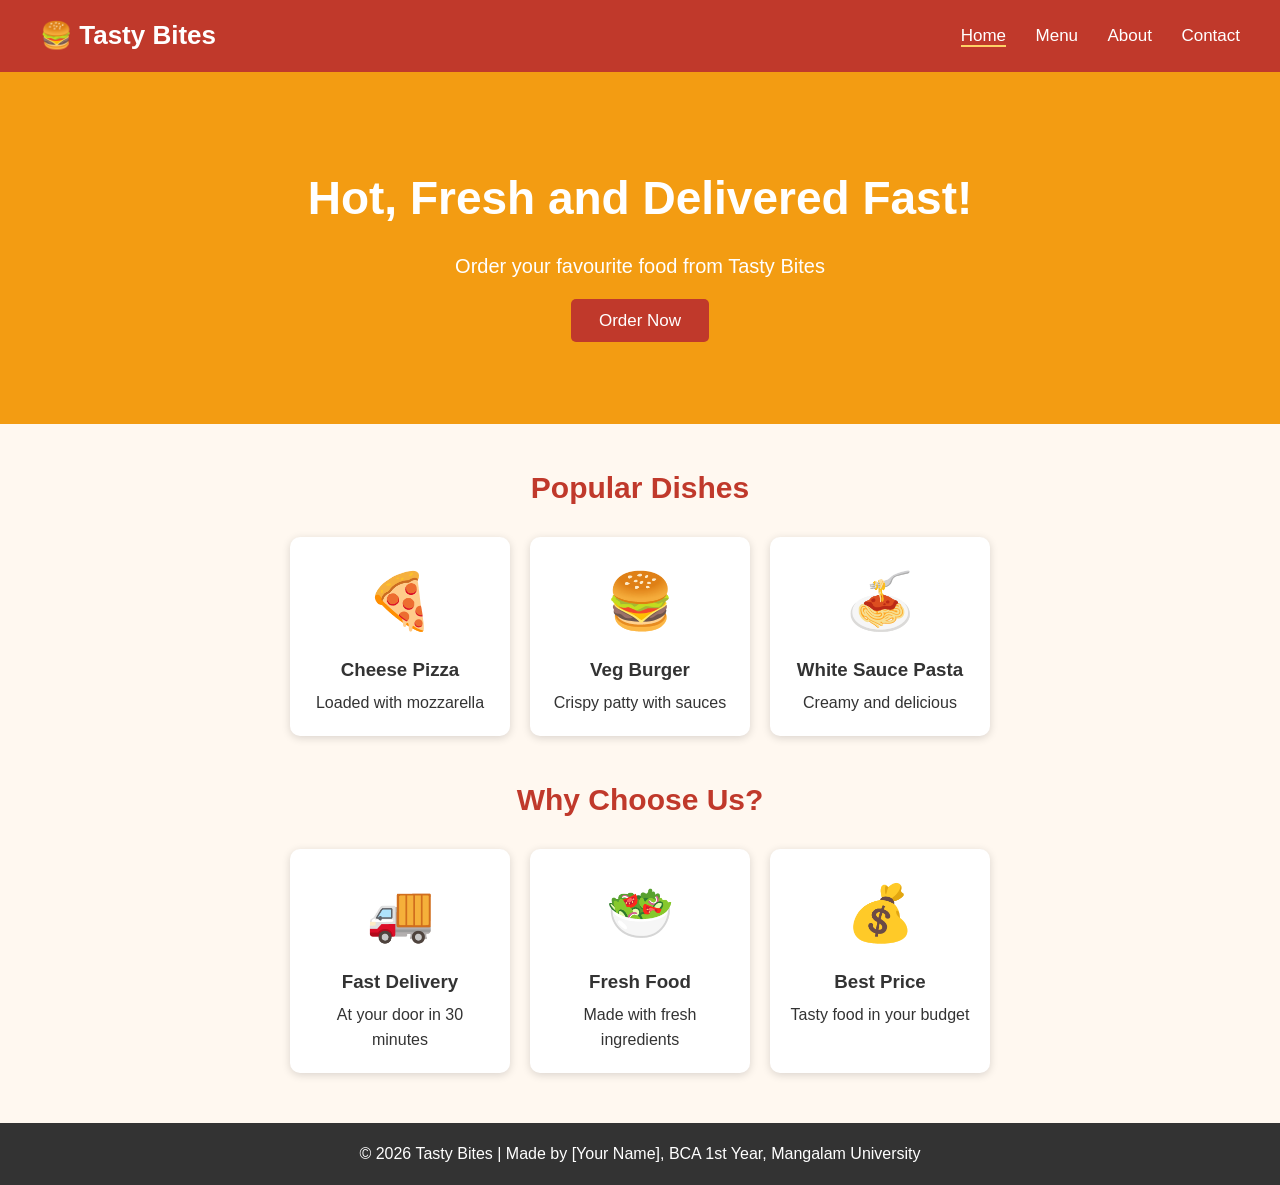
<file: index.html>
<!DOCTYPE html>
<html lang="en">
<head>
  <meta charset="UTF-8">
  <meta name="viewport" content="width=device-width, initial-scale=1.0">
  <title>Tasty Bites - Home</title>
  <link rel="stylesheet" href="style.css">
</head>
<body>

  <header>
    <div class="logo">🍔 Tasty Bites</div>
    <nav>
      <a href="index.html" class="active">Home</a>
      <a href="menu.html">Menu</a>
      <a href="about.html">About</a>
      <a href="contact.html">Contact</a>
    </nav>
  </header>

  <div class="hero">
    <h1>Hot, Fresh and Delivered Fast!</h1>
    <p>Order your favourite food from Tasty Bites</p>
    <a href="menu.html" class="btn">Order Now</a>
  </div>

  <div class="section">
    <h2>Popular Dishes</h2>
    <div class="cards">
      <div class="card">
        <div class="emoji">🍕</div>
        <h3>Cheese Pizza</h3>
        <p>Loaded with mozzarella</p>
      </div>
      <div class="card">
        <div class="emoji">🍔</div>
        <h3>Veg Burger</h3>
        <p>Crispy patty with sauces</p>
      </div>
      <div class="card">
        <div class="emoji">🍝</div>
        <h3>White Sauce Pasta</h3>
        <p>Creamy and delicious</p>
      </div>
    </div>
  </div>

  <div class="section">
    <h2>Why Choose Us?</h2>
    <div class="cards">
      <div class="card">
        <div class="emoji">🚚</div>
        <h3>Fast Delivery</h3>
        <p>At your door in 30 minutes</p>
      </div>
      <div class="card">
        <div class="emoji">🥗</div>
        <h3>Fresh Food</h3>
        <p>Made with fresh ingredients</p>
      </div>
      <div class="card">
        <div class="emoji">💰</div>
        <h3>Best Price</h3>
        <p>Tasty food in your budget</p>
      </div>
    </div>
  </div>

  <footer>
    <p>&copy; 2026 Tasty Bites | Made by [Your Name], BCA 1st Year, Mangalam University</p>
  </footer>

</body>
</html>
</file>
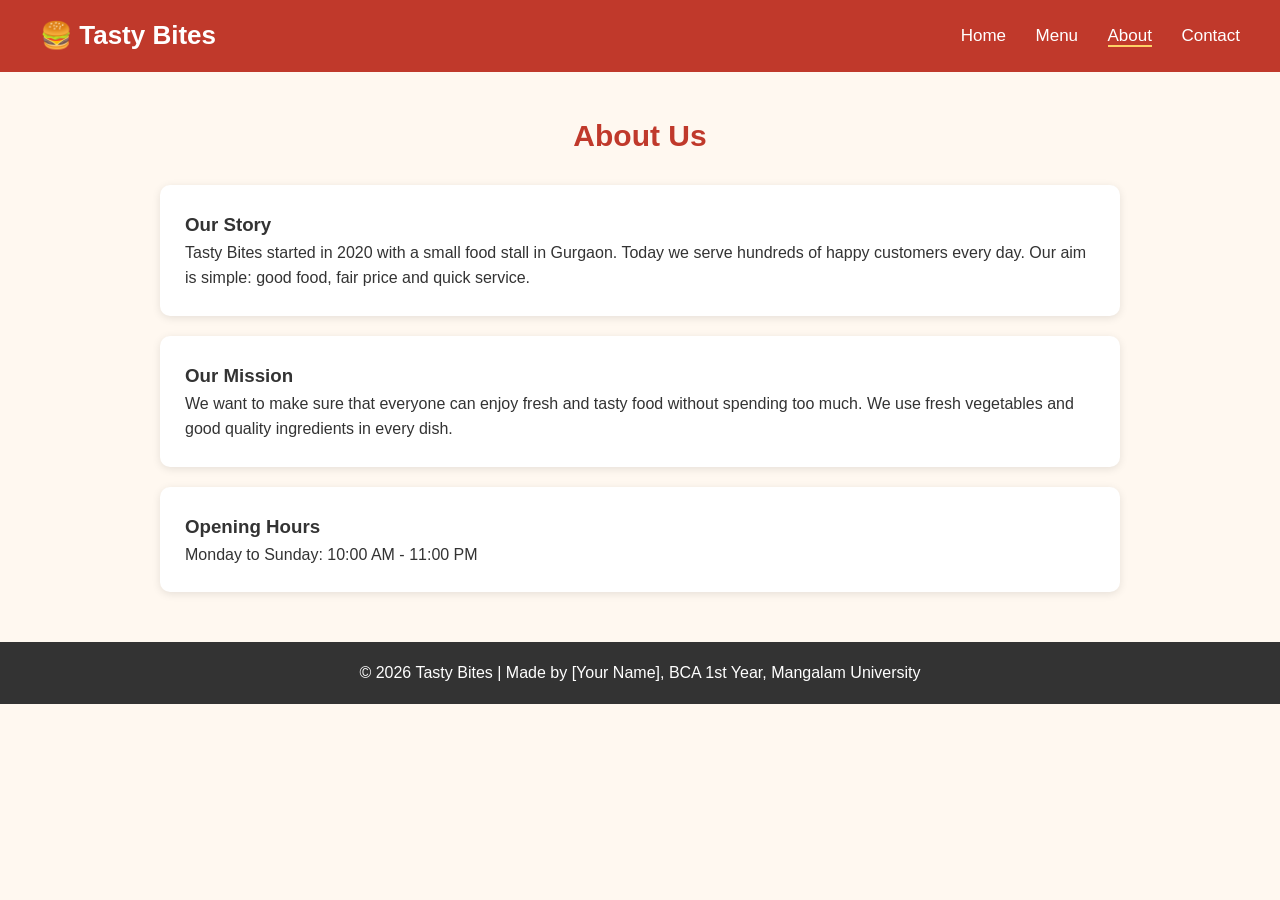
<file: about.html>
<!DOCTYPE html>
<html lang="en">
<head>
  <meta charset="UTF-8">
  <meta name="viewport" content="width=device-width, initial-scale=1.0">
  <title>Tasty Bites - About Us</title>
  <link rel="stylesheet" href="style.css">
</head>
<body>

  <header>
    <div class="logo">🍔 Tasty Bites</div>
    <nav>
      <a href="index.html">Home</a>
      <a href="menu.html">Menu</a>
      <a href="about.html" class="active">About</a>
      <a href="contact.html">Contact</a>
    </nav>
  </header>

  <div class="section">
    <h2>About Us</h2>

    <div class="about-text">
      <h3>Our Story</h3>
      <p>Tasty Bites started in 2020 with a small food stall in Gurgaon. Today we serve hundreds of happy customers every day. Our aim is simple: good food, fair price and quick service.</p>
    </div>

    <div class="about-text">
      <h3>Our Mission</h3>
      <p>We want to make sure that everyone can enjoy fresh and tasty food without spending too much. We use fresh vegetables and good quality ingredients in every dish.</p>
    </div>

    <div class="about-text">
      <h3>Opening Hours</h3>
      <p>Monday to Sunday: 10:00 AM - 11:00 PM</p>
    </div>
  </div>

  <footer>
    <p>&copy; 2026 Tasty Bites | Made by [Your Name], BCA 1st Year, Mangalam University</p>
  </footer>

</body>
</html>
</file>
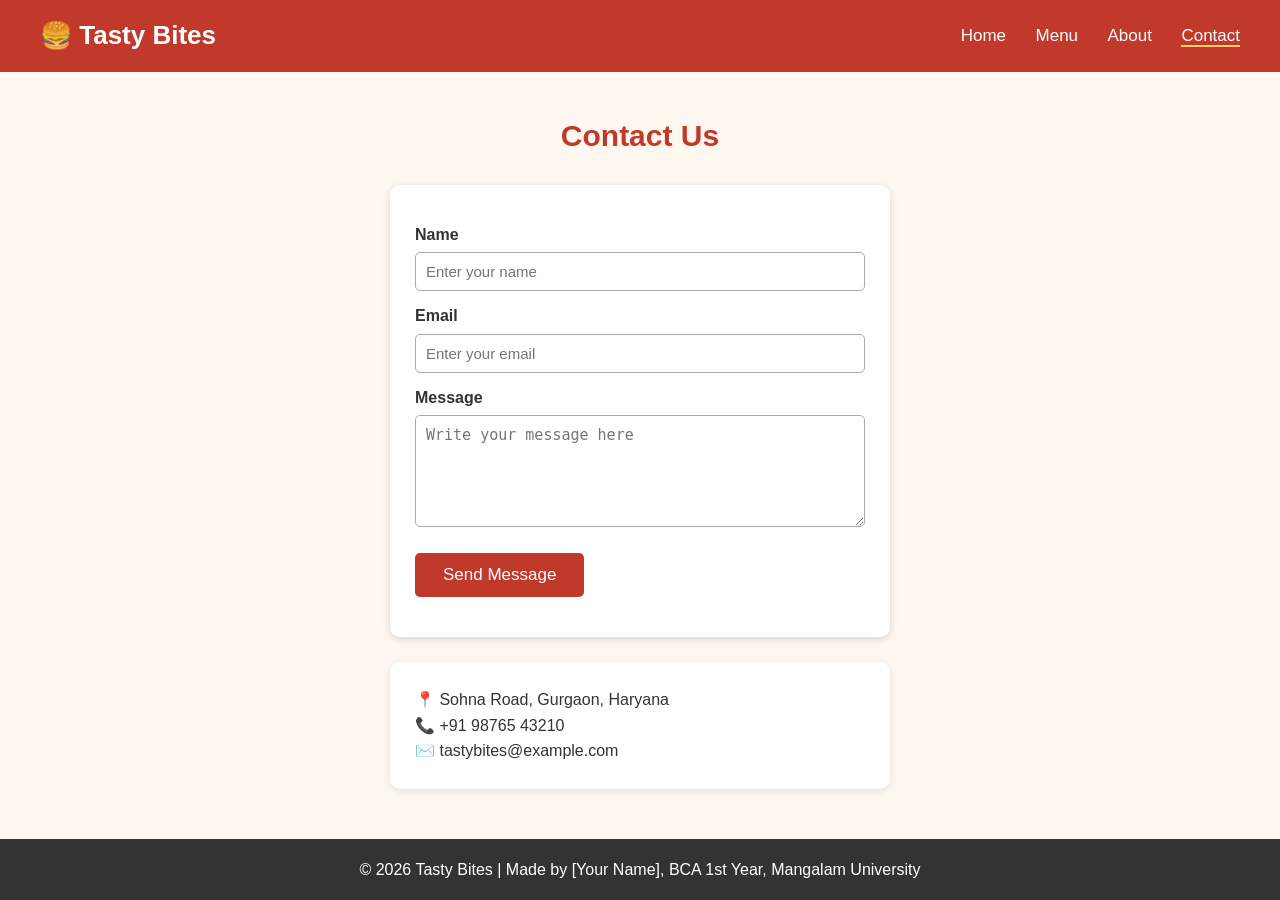
<file: contact.html>
<!DOCTYPE html>
<html lang="en">
<head>
  <meta charset="UTF-8">
  <meta name="viewport" content="width=device-width, initial-scale=1.0">
  <title>Tasty Bites - Contact</title>
  <link rel="stylesheet" href="style.css">
</head>
<body>

  <header>
    <div class="logo">🍔 Tasty Bites</div>
    <nav>
      <a href="index.html">Home</a>
      <a href="menu.html">Menu</a>
      <a href="about.html">About</a>
      <a href="contact.html" class="active">Contact</a>
    </nav>
  </header>

  <div class="section">
    <h2>Contact Us</h2>

    <form id="contact-form" onsubmit="return checkForm()">
      <label for="name">Name</label>
      <input type="text" id="name" placeholder="Enter your name">

      <label for="email">Email</label>
      <input type="text" id="email" placeholder="Enter your email">

      <label for="message">Message</label>
      <textarea id="message" rows="5" placeholder="Write your message here"></textarea>

      <button type="submit" class="btn">Send Message</button>
      <p id="msg"></p>
    </form>

    <div class="about-text" style="max-width:500px; margin:25px auto;">
      <p>📍 Sohna Road, Gurgaon, Haryana</p>
      <p>📞 +91 98765 43210</p>
      <p>✉️ tastybites@example.com</p>
    </div>
  </div>

  <footer>
    <p>&copy; 2026 Tasty Bites | Made by [Your Name], BCA 1st Year, Mangalam University</p>
  </footer>

  <script src="script.js"></script>
</body>
</html>
</file>
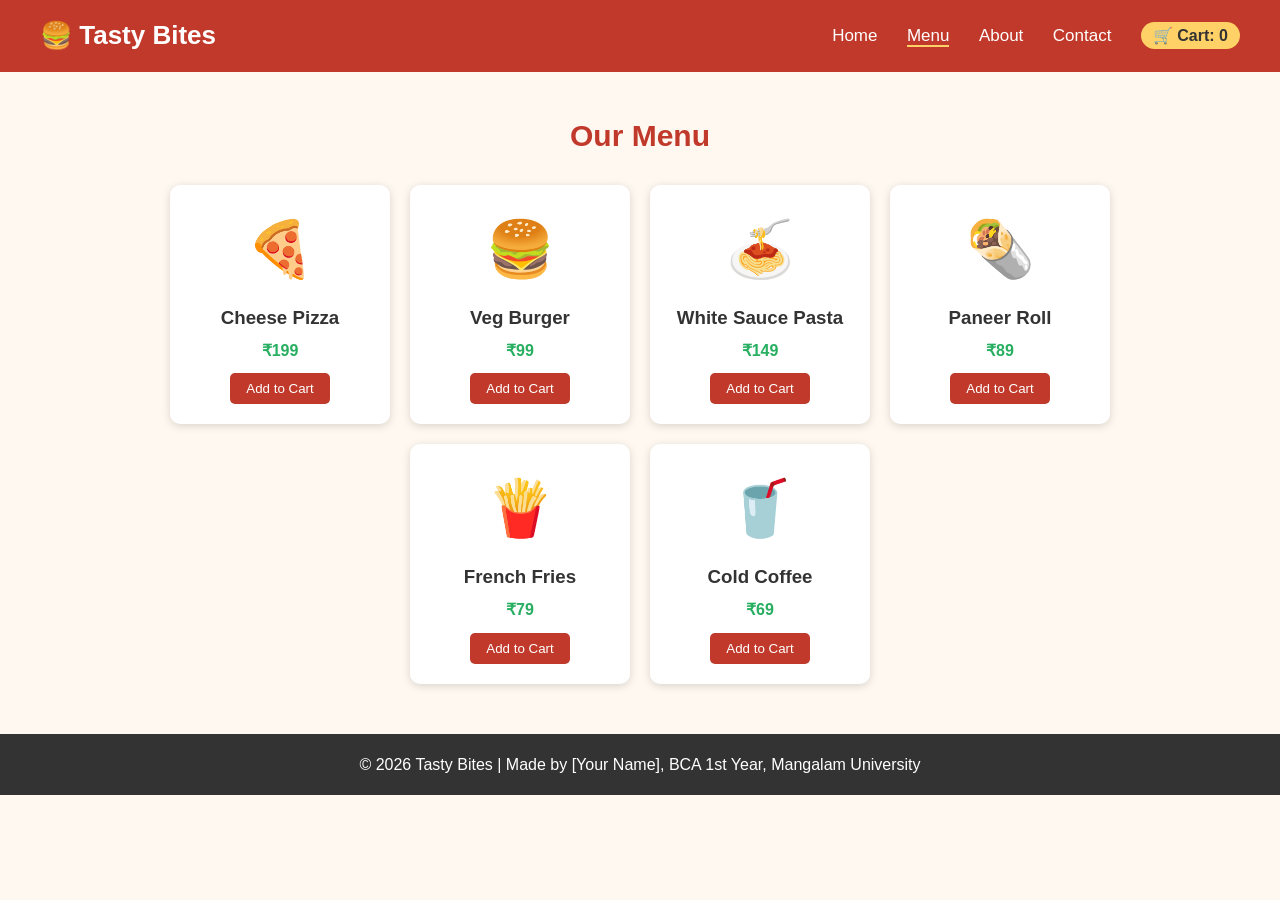
<file: menu.html>
<!DOCTYPE html>
<html lang="en">
<head>
  <meta charset="UTF-8">
  <meta name="viewport" content="width=device-width, initial-scale=1.0">
  <title>Tasty Bites - Menu</title>
  <link rel="stylesheet" href="style.css">
</head>
<body>

  <header>
    <div class="logo">🍔 Tasty Bites</div>
    <nav>
      <a href="index.html">Home</a>
      <a href="menu.html" class="active">Menu</a>
      <a href="about.html">About</a>
      <a href="contact.html">Contact</a>
      <span id="cart-box">🛒 Cart: <span id="cart-count">0</span></span>
    </nav>
  </header>

  <div class="section">
    <h2>Our Menu</h2>
    <div class="cards">

      <div class="card">
        <div class="emoji">🍕</div>
        <h3>Cheese Pizza</h3>
        <p class="price">₹199</p>
        <button onclick="addToCart('Cheese Pizza')">Add to Cart</button>
      </div>

      <div class="card">
        <div class="emoji">🍔</div>
        <h3>Veg Burger</h3>
        <p class="price">₹99</p>
        <button onclick="addToCart('Veg Burger')">Add to Cart</button>
      </div>

      <div class="card">
        <div class="emoji">🍝</div>
        <h3>White Sauce Pasta</h3>
        <p class="price">₹149</p>
        <button onclick="addToCart('White Sauce Pasta')">Add to Cart</button>
      </div>

      <div class="card">
        <div class="emoji">🌯</div>
        <h3>Paneer Roll</h3>
        <p class="price">₹89</p>
        <button onclick="addToCart('Paneer Roll')">Add to Cart</button>
      </div>

      <div class="card">
        <div class="emoji">🍟</div>
        <h3>French Fries</h3>
        <p class="price">₹79</p>
        <button onclick="addToCart('French Fries')">Add to Cart</button>
      </div>

      <div class="card">
        <div class="emoji">🥤</div>
        <h3>Cold Coffee</h3>
        <p class="price">₹69</p>
        <button onclick="addToCart('Cold Coffee')">Add to Cart</button>
      </div>

    </div>
  </div>

  <footer>
    <p>&copy; 2026 Tasty Bites | Made by [Your Name], BCA 1st Year, Mangalam University</p>
  </footer>

  <script src="script.js"></script>
</body>
</html>
</file>
<file: style.css>
/* Tasty Bites - Web Development Project */
* {
  margin: 0;
  padding: 0;
  box-sizing: border-box;
}

body {
  font-family: Arial, sans-serif;
  background-color: #fff8f0;
  color: #333;
  line-height: 1.6;
}

/* ---------- Navbar ---------- */
header {
  background-color: #c0392b;
  padding: 15px 40px;
  display: flex;
  justify-content: space-between;
  align-items: center;
}

.logo {
  color: white;
  font-size: 26px;
  font-weight: bold;
}

nav a {
  color: white;
  text-decoration: none;
  margin-left: 25px;
  font-size: 17px;
}

nav a:hover,
nav a.active {
  border-bottom: 2px solid #ffd166;
}

#cart-box {
  background-color: #ffd166;
  color: #333;
  padding: 5px 12px;
  border-radius: 15px;
  margin-left: 25px;
  font-weight: bold;
}

/* ---------- Hero (Home page) ---------- */
.hero {
  background-color: #f39c12;
  text-align: center;
  padding: 90px 20px;
}

.hero h1 {
  font-size: 46px;
  color: #fff;
}

.hero p {
  font-size: 20px;
  margin: 15px 0 25px;
  color: #fff;
}

.btn {
  background-color: #c0392b;
  color: white;
  padding: 12px 28px;
  text-decoration: none;
  border: none;
  border-radius: 5px;
  font-size: 17px;
  cursor: pointer;
}

.btn:hover {
  background-color: #96281b;
}

/* ---------- Common sections ---------- */
.section {
  max-width: 1000px;
  margin: 40px auto;
  padding: 0 20px;
}

.section h2 {
  text-align: center;
  color: #c0392b;
  margin-bottom: 25px;
  font-size: 30px;
}

/* ---------- Cards ---------- */
.cards {
  display: flex;
  flex-wrap: wrap;
  gap: 20px;
  justify-content: center;
}

.card {
  background-color: white;
  width: 220px;
  padding: 20px;
  border-radius: 10px;
  text-align: center;
  box-shadow: 0 2px 8px rgba(0, 0, 0, 0.15);
}

.card:hover {
  transform: scale(1.04);
}

.card .emoji {
  font-size: 55px;
}

.card h3 {
  margin: 10px 0 5px;
}

.price {
  color: #27ae60;
  font-weight: bold;
  margin-bottom: 10px;
}

.card button {
  background-color: #c0392b;
  color: white;
  border: none;
  padding: 8px 16px;
  border-radius: 5px;
  cursor: pointer;
}

.card button:hover {
  background-color: #96281b;
}

/* ---------- About page ---------- */
.about-text {
  background-color: white;
  padding: 25px;
  border-radius: 10px;
  margin-bottom: 20px;
  box-shadow: 0 2px 8px rgba(0, 0, 0, 0.1);
}

/* ---------- Contact form ---------- */
form {
  background-color: white;
  max-width: 500px;
  margin: auto;
  padding: 25px;
  border-radius: 10px;
  box-shadow: 0 2px 8px rgba(0, 0, 0, 0.15);
}

form label {
  display: block;
  margin-top: 12px;
  font-weight: bold;
}

form input,
form textarea {
  width: 100%;
  padding: 10px;
  margin-top: 5px;
  border: 1px solid #aaa;
  border-radius: 5px;
  font-size: 15px;
}

form button {
  margin-top: 18px;
}

#msg {
  text-align: center;
  margin-top: 15px;
  font-weight: bold;
}

/* ---------- Footer ---------- */
footer {
  background-color: #333;
  color: white;
  text-align: center;
  padding: 18px;
  margin-top: 50px;
}

/* ---------- Mobile ---------- */
@media (max-width: 700px) {
  header {
    flex-direction: column;
  }
  nav a {
    margin: 0 10px;
  }
  .hero h1 {
    font-size: 32px;
  }
}
</file>
